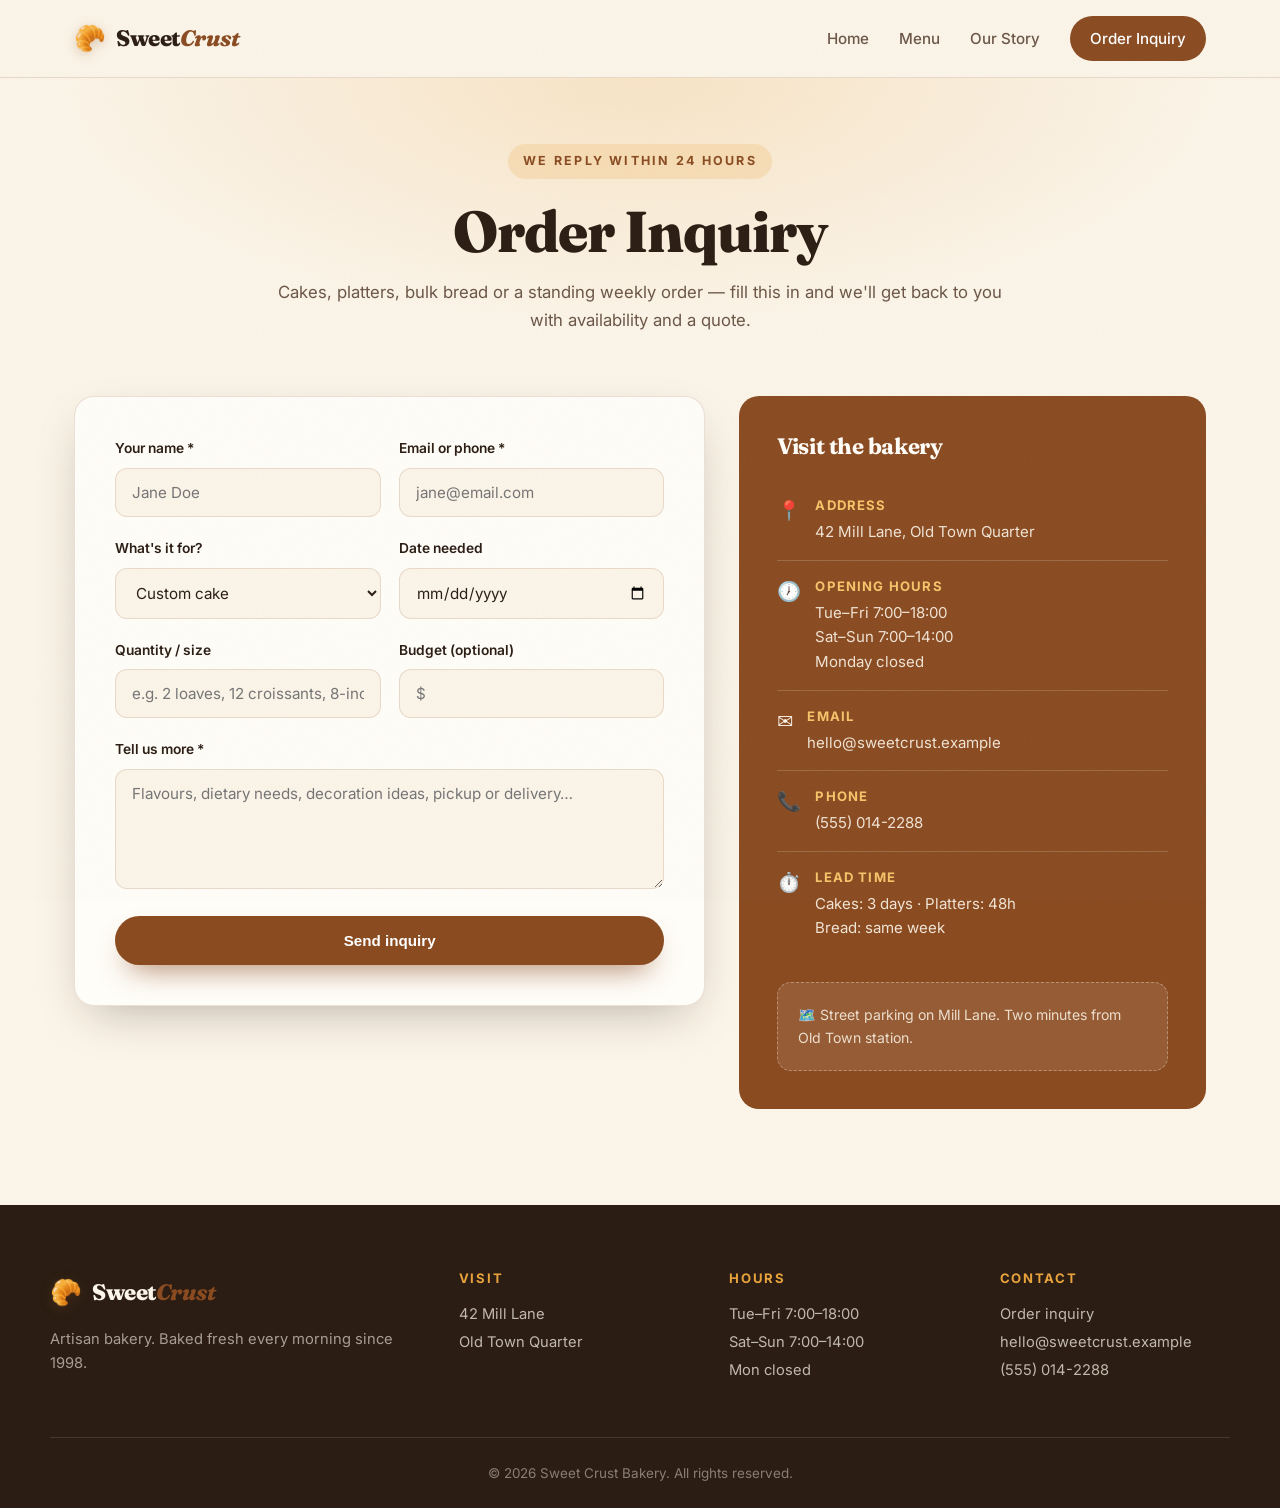
<file: contact.html>
<!DOCTYPE html>
<html lang="en">
<head>
<meta charset="UTF-8">
<meta name="viewport" content="width=device-width, initial-scale=1.0">
<title>Order Inquiry &amp; Contact — Sweet Crust Bakery</title>
<meta name="description" content="Send an order inquiry to Sweet Crust Bakery. Custom cakes, bread platters, event orders and weekly subscriptions. We reply within one day.">
<meta property="og:title" content="Order Inquiry — Sweet Crust Bakery">
<meta property="og:description" content="Custom cakes, bread platters and event orders. Tell us what you need.">
<link rel="preconnect" href="https://fonts.googleapis.com">
<link rel="preconnect" href="https://fonts.gstatic.com" crossorigin>
<link href="https://fonts.googleapis.com/css2?family=Fraunces:ital,opsz,wght@0,9..144,400;0,9..144,600;0,9..144,800;1,9..144,400&family=Inter:wght@400;500;600;700&display=swap" rel="stylesheet">
<link rel="stylesheet" href="styles.css">
<link rel="icon" href="data:image/svg+xml,<svg xmlns='http://www.w3.org/2000/svg' viewBox='0 0 100 100'><text y='.9em' font-size='90'>🥐</text></svg>">
</head>
<body>
<div class="grain"></div>

<header class="nav" id="nav">
  <div class="nav-inner">
    <a href="index.html" class="brand"><span class="brand-mark">🥐</span><span class="brand-text">Sweet<em>Crust</em></span></a>
    <button class="nav-toggle" id="navToggle" aria-label="Menu"><span></span><span></span><span></span></button>
    <nav class="nav-links" id="navLinks">
      <a href="index.html">Home</a>
      <a href="menu.html">Menu</a>
      <a href="about.html">Our Story</a>
      <a href="contact.html" class="nav-cta active">Order Inquiry</a>
    </nav>
  </div>
</header>

<section class="page-hero">
  <span class="eyebrow">We reply within 24 hours</span>
  <h1>Order Inquiry</h1>
  <p>Cakes, platters, bulk bread or a standing weekly order — fill this in and we'll get back to you with availability and a quote.</p>
</section>

<section class="section" style="padding-top:20px">
  <div class="contact-grid">
    <div class="form-card reveal">
      <form id="inquiryForm" novalidate>
        <div class="field-row">
          <div class="field">
            <label for="name">Your name *</label>
            <input type="text" id="name" name="name" required placeholder="Jane Doe">
          </div>
          <div class="field">
            <label for="contact">Email or phone *</label>
            <input type="text" id="contact" name="contact" required placeholder="jane@email.com">
          </div>
        </div>

        <div class="field-row">
          <div class="field">
            <label for="type">What's it for?</label>
            <select id="type" name="type">
              <option>Custom cake</option>
              <option>Bread platter / event</option>
              <option>Pastry box</option>
              <option>Weekly standing order</option>
              <option>Wholesale / café supply</option>
              <option>Something else</option>
            </select>
          </div>
          <div class="field">
            <label for="date">Date needed</label>
            <input type="date" id="date" name="date">
          </div>
        </div>

        <div class="field-row">
          <div class="field">
            <label for="qty">Quantity / size</label>
            <input type="text" id="qty" name="qty" placeholder="e.g. 2 loaves, 12 croissants, 8-inch cake">
          </div>
          <div class="field">
            <label for="budget">Budget (optional)</label>
            <input type="text" id="budget" name="budget" placeholder="$">
          </div>
        </div>

        <div class="field">
          <label for="message">Tell us more *</label>
          <textarea id="message" name="message" required placeholder="Flavours, dietary needs, decoration ideas, pickup or delivery…"></textarea>
        </div>

        <button type="submit" class="btn btn-primary" style="width:100%">Send inquiry</button>
        <div class="form-msg" id="formMsg"></div>
      </form>
    </div>

    <aside class="info-card reveal">
      <h3>Visit the bakery</h3>
      <div class="info-row"><span class="ic">📍</span><div><h5>Address</h5><p>42 Mill Lane, Old Town Quarter</p></div></div>
      <div class="info-row"><span class="ic">🕖</span><div><h5>Opening hours</h5><p>Tue–Fri 7:00–18:00<br>Sat–Sun 7:00–14:00<br>Monday closed</p></div></div>
      <div class="info-row"><span class="ic">✉️</span><div><h5>Email</h5><p>hello@sweetcrust.example</p></div></div>
      <div class="info-row"><span class="ic">📞</span><div><h5>Phone</h5><p>(555) 014-2288</p></div></div>
      <div class="info-row"><span class="ic">⏱️</span><div><h5>Lead time</h5><p>Cakes: 3 days · Platters: 48h<br>Bread: same week</p></div></div>
      <div class="map-badge">🗺️ Street parking on Mill Lane. Two minutes from Old Town station.</div>
    </aside>
  </div>
</section>

<footer class="footer">
  <div class="footer-inner">
    <div class="footer-brand"><div class="brand"><span class="brand-mark">🥐</span><span class="brand-text">Sweet<em>Crust</em></span></div><p>Artisan bakery. Baked fresh every morning since 1998.</p></div>
    <div class="footer-col"><h4>Visit</h4><p>42 Mill Lane<br>Old Town Quarter</p></div>
    <div class="footer-col"><h4>Hours</h4><p>Tue–Fri 7:00–18:00<br>Sat–Sun 7:00–14:00<br>Mon closed</p></div>
    <div class="footer-col"><h4>Contact</h4><p><a href="contact.html">Order inquiry</a><br>hello@sweetcrust.example<br>(555) 014-2288</p></div>
  </div>
  <div class="footer-bottom"><p>© <span id="yr"></span> Sweet Crust Bakery. All rights reserved.</p></div>
</footer>

<script>
document.getElementById('yr').textContent = new Date().getFullYear();
document.getElementById('navToggle').addEventListener('click', () => document.getElementById('navLinks').classList.toggle('open'));
const io = new IntersectionObserver(es => es.forEach(e => { if (e.isIntersecting){ e.target.classList.add('in'); io.unobserve(e.target);} }), {threshold:.12});
document.querySelectorAll('.reveal').forEach(el => io.observe(el));

document.getElementById('inquiryForm').addEventListener('submit', function(e){
  e.preventDefault();
  const msg = document.getElementById('formMsg');
  const name = document.getElementById('name').value.trim();
  const contact = document.getElementById('contact').value.trim();
  const message = document.getElementById('message').value.trim();
  if(!name || !contact || !message){
    msg.className = 'form-msg ok';
    msg.textContent = '⚠️ Please fill in your name, contact details and a short message.';
    return;
  }
  // Front-end only demo: no backend attached.
  msg.className = 'form-msg ok';
  msg.textContent = '✅ Thanks ' + name + '! Your inquiry has been noted. (Demo form — connect a backend or mail service to go live.)';
  this.reset();
});
</script>
</body>
</html>
</file>
<file: styles.css>
/* Sweet Crust — design system */
:root{
  --crust:#8a4b21;
  --crust-d:#5e3214;
  --honey:#e8a33d;
  --honey-l:#f6c46a;
  --cream:#fbf4e8;
  --cream-2:#f3e6d1;
  --flour:#fffdf8;
  --ink:#2b1d13;
  --ink-soft:#6b5647;
  --berry:#a8324a;
  --line:rgba(138,75,33,.16);
  --shadow:0 18px 50px -18px rgba(43,29,19,.35);
  --radius:20px;
  --maxw:1180px;
}
*{margin:0;padding:0;box-sizing:border-box}
html{scroll-behavior:smooth}
body{
  font-family:'Inter',system-ui,-apple-system,sans-serif;
  background:var(--cream);
  color:var(--ink);
  line-height:1.65;
  overflow-x:hidden;
  -webkit-font-smoothing:antialiased;
}
h1,h2,h3,h4,.brand-text{font-family:'Fraunces',Georgia,serif;letter-spacing:-.02em;line-height:1.08}
a{color:inherit;text-decoration:none}
img{max-width:100%;display:block}
.grain{position:fixed;inset:0;pointer-events:none;z-index:9999;opacity:.035;
  background-image:url("data:image/svg+xml,%3Csvg xmlns='http://www.w3.org/2000/svg' width='140' height='140'%3E%3Cfilter id='n'%3E%3CfeTurbulence type='fractalNoise' baseFrequency='.85' numOctaves='3'/%3E%3C/filter%3E%3Crect width='140' height='140' filter='url(%23n)'/%3E%3C/svg%3E");}

/* NAV */
.nav{position:sticky;top:0;z-index:100;backdrop-filter:blur(14px);
  background:rgba(251,244,232,.82);border-bottom:1px solid var(--line)}
.nav-inner{max-width:var(--maxw);margin:0 auto;padding:16px 24px;display:flex;align-items:center;justify-content:space-between}
.brand{display:flex;align-items:center;gap:10px;font-size:1.4rem;font-weight:800}
.brand-mark{font-size:1.6rem;filter:drop-shadow(0 3px 6px rgba(138,75,33,.25))}
.brand-text em{font-style:italic;color:var(--crust)}
.nav-links{display:flex;align-items:center;gap:30px;font-weight:500;font-size:.95rem}
.nav-links a{position:relative;color:var(--ink-soft);transition:.25s}
.nav-links a:hover,.nav-links a.active{color:var(--crust)}
.nav-links a::after{content:'';position:absolute;left:0;bottom:-6px;height:2px;width:0;background:var(--honey);transition:.3s}
.nav-links a:hover::after,.nav-links a.active::after{width:100%}
.nav-cta{background:var(--crust);color:#fff!important;padding:10px 20px;border-radius:100px;transition:.3s}
.nav-cta:hover{background:var(--crust-d);transform:translateY(-2px);box-shadow:0 10px 22px -10px rgba(138,75,33,.8)}
.nav-cta::after{display:none}
.nav-toggle{display:none;flex-direction:column;gap:5px;background:none;border:0;cursor:pointer}
.nav-toggle span{width:24px;height:2px;background:var(--ink);border-radius:2px}

/* BUTTONS */
.btn{display:inline-flex;align-items:center;justify-content:center;gap:8px;padding:15px 30px;border-radius:100px;font-weight:600;font-size:.95rem;transition:.3s;cursor:pointer;border:1.5px solid transparent}
.btn-primary{background:var(--crust);color:#fff;box-shadow:0 14px 30px -14px rgba(138,75,33,.9)}
.btn-primary:hover{background:var(--crust-d);transform:translateY(-3px)}
.btn-ghost{border-color:var(--crust);color:var(--crust);background:transparent}
.btn-ghost:hover{background:var(--crust);color:#fff;transform:translateY(-3px)}
.btn-light{background:var(--honey-l);color:var(--crust-d)}
.btn-light:hover{background:#fff;transform:translateY(-3px)}

/* HERO */
.hero{position:relative;overflow:hidden;padding:80px 24px 90px;background:
  radial-gradient(1200px 600px at 85% 0%,rgba(232,163,61,.22),transparent 60%),
  radial-gradient(900px 500px at 0% 100%,rgba(168,50,74,.10),transparent 60%),
  var(--cream)}
.hero-bg{position:absolute;inset:0;opacity:.5;
  background-image:radial-gradient(var(--line) 1px,transparent 1px);background-size:26px 26px;mask-image:radial-gradient(circle at 50% 40%,#000,transparent 78%)}
.hero-inner{position:relative;max-width:var(--maxw);margin:0 auto;display:grid;grid-template-columns:1.05fr .95fr;gap:60px;align-items:center}
.eyebrow{display:inline-block;font-size:.78rem;font-weight:700;letter-spacing:.18em;text-transform:uppercase;color:var(--crust);background:rgba(232,163,61,.20);padding:7px 15px;border-radius:100px;margin-bottom:22px}
.hero h1{font-size:clamp(2.7rem,6.2vw,4.6rem);font-weight:800}
.hero h1 em{font-style:italic;color:var(--crust);font-weight:400}
.lead{font-size:1.12rem;color:var(--ink-soft);margin:26px 0 34px;max-width:34em}
.hero-actions{display:flex;gap:14px;flex-wrap:wrap}
.hero-facts{display:flex;gap:40px;list-style:none;margin-top:48px;padding-top:28px;border-top:1px solid var(--line)}
.hero-facts strong{display:block;font-family:'Fraunces',serif;font-size:1.9rem;color:var(--crust);line-height:1}
.hero-facts span{font-size:.82rem;color:var(--ink-soft);text-transform:uppercase;letter-spacing:.09em}

.hero-art{position:relative;height:460px}
.hero-art .hero-art{}
.art-glow{position:absolute;inset:12% 8%;background:radial-gradient(circle,rgba(232,163,61,.55),transparent 65%);filter:blur(50px)}
.art-card{position:absolute;background:var(--flour);border:1px solid var(--line);border-radius:24px;box-shadow:var(--shadow);
  width:190px;height:190px;display:flex;flex-direction:column;align-items:center;justify-content:center;gap:8px;
  animation:float 6s ease-in-out infinite}
.art-card span{font-size:4.2rem;line-height:1;filter:drop-shadow(0 8px 14px rgba(43,29,19,.22))}
.art-card small{font-weight:600;color:var(--ink-soft);font-size:.82rem;letter-spacing:.03em}
.card-a{top:0;left:6%;animation-delay:0s}
.card-b{top:14%;right:0;animation-delay:-1.5s}
.card-c{bottom:10%;left:0;animation-delay:-3s}
.card-d{bottom:0;right:12%;animation-delay:-4.5s}
@keyframes float{0%,100%{transform:translateY(0) rotate(-2deg)}50%{transform:translateY(-18px) rotate(2deg)}}

/* STRIP */
.strip{background:var(--crust-d);color:var(--honey-l);overflow:hidden;padding:15px 0}
.strip-track{display:flex;gap:26px;white-space:nowrap;font-family:'Fraunces',serif;font-weight:600;letter-spacing:.16em;font-size:.92rem;animation:scroll 34s linear infinite;width:max-content}
@keyframes scroll{to{transform:translateX(-50%)}}

/* SECTIONS */
.section{max-width:var(--maxw);margin:0 auto;padding:96px 24px}
.section-head{text-align:center;max-width:640px;margin:0 auto 58px}
.section-head h2{font-size:clamp(2rem,4.2vw,3rem);font-weight:800;margin-bottom:16px}
.section-head p{color:var(--ink-soft);font-size:1.05rem}
.grid{display:grid;gap:26px}
.grid-4{grid-template-columns:repeat(4,1fr)}
.grid-3{grid-template-columns:repeat(3,1fr)}

/* CARD */
.card{background:var(--flour);border:1px solid var(--line);border-radius:var(--radius);overflow:hidden;transition:.35s;display:flex;flex-direction:column}
.card:hover{transform:translateY(-8px);box-shadow:var(--shadow);border-color:rgba(232,163,61,.5)}
.card-img{position:relative;aspect-ratio:4/3;overflow:hidden;background:var(--cream-2)}
.card-img img{width:100%;height:100%;object-fit:cover;transition:.6s}
.card:hover .card-img img{transform:scale(1.07)}
.tag{position:absolute;top:12px;left:12px;background:rgba(255,253,248,.94);color:var(--crust);font-size:.7rem;font-weight:700;letter-spacing:.09em;text-transform:uppercase;padding:6px 12px;border-radius:100px}
.card-body{padding:20px 22px 24px;display:flex;flex-direction:column;flex:1}
.card-body h3{font-size:1.16rem;font-weight:600;margin-bottom:8px}
.card-body p{font-size:.9rem;color:var(--ink-soft);flex:1}
.card-foot{display:flex;align-items:baseline;justify-content:space-between;margin-top:18px;padding-top:15px;border-top:1px dashed var(--line)}
.price{font-family:'Fraunces',serif;font-size:1.4rem;font-weight:800;color:var(--crust)}
.unit{font-size:.76rem;color:var(--ink-soft);text-transform:uppercase;letter-spacing:.08em}
.center-cta{text-align:center;margin-top:52px}

/* WHY */
.why{background:linear-gradient(180deg,transparent,rgba(243,230,209,.6),transparent)}
.why-inner{display:grid;grid-template-columns:1fr 1fr;gap:66px;align-items:center}
.why-copy h2{font-size:clamp(1.9rem,4vw,2.8rem);margin-bottom:20px;font-weight:800}
.why-copy>p{color:var(--ink-soft);margin-bottom:36px;font-size:1.05rem}
.why-list{display:flex;flex-direction:column;gap:22px}
.why-item{display:flex;gap:16px;align-items:flex-start}
.why-item .ico{font-size:1.7rem;background:var(--flour);border:1px solid var(--line);border-radius:14px;width:52px;height:52px;display:grid;place-items:center;flex:none;box-shadow:0 8px 18px -12px rgba(43,29,19,.4)}
.why-item h4{font-size:1.05rem;font-weight:600;margin-bottom:2px}
.why-item p{font-size:.9rem;color:var(--ink-soft)}
.why-visual{position:relative}
.visual-frame{border-radius:26px;overflow:hidden;box-shadow:var(--shadow);aspect-ratio:4/5}
.visual-frame img{width:100%;height:100%;object-fit:cover}
.visual-badge{position:absolute;bottom:-22px;left:-22px;background:var(--berry);color:#fff;border-radius:20px;padding:18px 26px;font-family:'Fraunces',serif;font-size:.95rem;line-height:1.2;box-shadow:var(--shadow)}
.visual-badge strong{font-size:1.7rem;display:block}

/* CTA BAND */
.cta-band{max-width:100%;background:var(--crust);color:var(--cream);padding:0}
.cta-inner{max-width:760px;margin:0 auto;padding:96px 24px;text-align:center}
.cta-inner h2{font-size:clamp(1.9rem,4vw,2.8rem);margin-bottom:18px;color:var(--flour)}
.cta-inner p{color:rgba(251,244,232,.82);margin-bottom:34px;font-size:1.05rem}

/* QUOTES */
.quote{background:var(--flour);border:1px solid var(--line);border-radius:var(--radius);padding:32px 30px;position:relative}
.quote::before{content:'”';position:absolute;top:6px;right:24px;font-family:'Fraunces',serif;font-size:5rem;color:rgba(232,163,61,.35);line-height:1}
.quote p{font-family:'Fraunces',serif;font-size:1.1rem;font-style:italic;color:var(--ink);margin-bottom:18px}
.quote footer{font-size:.86rem;font-weight:600;color:var(--crust);letter-spacing:.05em}

/* MENU PAGE */
.page-hero{padding:66px 24px 42px;text-align:center;background:radial-gradient(900px 380px at 50% 0%,rgba(232,163,61,.2),transparent 65%)}
.page-hero h1{font-size:clamp(2.4rem,5.4vw,3.6rem);font-weight:800;margin-bottom:16px}
.page-hero p{color:var(--ink-soft);max-width:44em;margin:0 auto;font-size:1.05rem}
.filters{display:flex;justify-content:center;gap:10px;flex-wrap:wrap;margin-top:36px}
.filter{padding:10px 22px;border-radius:100px;border:1.5px solid var(--line);background:var(--flour);font-weight:600;font-size:.88rem;color:var(--ink-soft);cursor:pointer;transition:.25s}
.filter:hover{border-color:var(--honey)}
.filter.active{background:var(--crust);color:#fff;border-color:var(--crust)}
.menu-note{text-align:center;color:var(--ink-soft);font-size:.88rem;margin-top:56px;font-style:italic}

/* ABOUT */
.about-grid{display:grid;grid-template-columns:repeat(2,1fr);gap:26px;align-items:stretch}
.about-block{background:var(--flour);border:1px solid var(--line);border-radius:var(--radius);padding:38px}
.about-block h3{font-size:1.5rem;margin-bottom:14px}
.about-block p{color:var(--ink-soft)}
.timeline{display:flex;flex-direction:column;gap:0;margin-top:20px}
.tl-item{display:grid;grid-template-columns:96px 1fr;gap:22px;padding:24px 0;border-top:1px solid var(--line)}
.tl-item:last-child{border-bottom:1px solid var(--line)}
.tl-year{font-family:'Fraunces',serif;font-weight:800;font-size:1.3rem;color:var(--crust)}
.tl-item h4{font-size:1.1rem;margin-bottom:4px}
.tl-item p{color:var(--ink-soft);font-size:.94rem}
.stats{display:grid;grid-template-columns:repeat(3,1fr);gap:22px;margin-top:30px}
.stat{text-align:center;background:var(--flour);border:1px solid var(--line);border-radius:18px;padding:26px 16px}
.stat strong{display:block;font-family:'Fraunces',serif;font-size:2.1rem;color:var(--crust);line-height:1}
.stat span{font-size:.82rem;color:var(--ink-soft);text-transform:uppercase;letter-spacing:.08em}
.about-img{border-radius:var(--radius);overflow:hidden;box-shadow:var(--shadow);aspect-ratio:16/10}
.about-img img{width:100%;height:100%;object-fit:cover}
.team{display:grid;grid-template-columns:repeat(3,1fr);gap:24px;margin-top:34px}
.team-card{background:var(--flour);border:1px solid var(--line);border-radius:18px;padding:26px;text-align:center}
.team-card .av{width:80px;height:80px;border-radius:50%;background:linear-gradient(135deg,var(--honey),var(--berry));margin:0 auto 16px;display:grid;place-items:center;font-size:2.2rem;color:#fff}
.team-card h4{font-size:1.08rem}
.team-card p{font-size:.88rem;color:var(--ink-soft)}

/* CONTACT */
.contact-grid{display:grid;grid-template-columns:1.15fr .85fr;gap:34px;align-items:start}
.form-card{background:var(--flour);border:1px solid var(--line);border-radius:var(--radius);padding:40px;box-shadow:var(--shadow)}
.field{margin-bottom:20px}
.field label{display:block;font-size:.86rem;font-weight:600;margin-bottom:8px;color:var(--ink)}
.field input,.field select,.field textarea{width:100%;padding:14px 16px;border:1.5px solid var(--line);border-radius:12px;font-family:inherit;font-size:.95rem;background:var(--cream);color:var(--ink);transition:.25s}
.field input:focus,.field select:focus,.field textarea:focus{outline:none;border-color:var(--honey);background:var(--flour);box-shadow:0 0 0 4px rgba(232,163,61,.15)}
.field textarea{resize:vertical;min-height:120px}
.field-row{display:grid;grid-template-columns:1fr 1fr;gap:18px}
.form-msg{margin-top:16px;padding:14px 18px;border-radius:12px;font-size:.9rem;font-weight:600;display:none}
.form-msg.ok{display:block;background:rgba(232,163,61,.18);color:var(--crust-d);border:1px solid rgba(232,163,61,.5)}
.info-card{background:var(--crust);color:var(--cream);border-radius:var(--radius);padding:38px}
.info-card h3{color:var(--flour);font-size:1.4rem;margin-bottom:22px}
.info-row{display:flex;gap:14px;padding:15px 0;border-top:1px solid rgba(251,244,232,.18)}
.info-row:first-of-type{border-top:0}
.info-row .ic{font-size:1.2rem}
.info-row h5{font-size:.82rem;text-transform:uppercase;letter-spacing:.09em;color:var(--honey-l);margin-bottom:3px}
.info-row p{font-size:.94rem;color:rgba(251,244,232,.9)}
.map-badge{margin-top:26px;background:rgba(251,244,232,.1);border:1px dashed rgba(251,244,232,.35);border-radius:14px;padding:20px;font-size:.88rem;color:rgba(251,244,232,.85)}

/* FOOTER */
.footer{background:var(--ink);color:var(--cream);padding:66px 24px 0;margin-top:0}
.footer-inner{max-width:var(--maxw);margin:0 auto;display:grid;grid-template-columns:1.6fr 1fr 1fr 1fr;gap:40px}
.footer-brand p{color:rgba(251,244,232,.6);font-size:.92rem;margin-top:14px;max-width:26em}
.footer-col h4{font-size:.82rem;text-transform:uppercase;letter-spacing:.13em;color:var(--honey);margin-bottom:16px;font-family:'Inter',sans-serif;font-weight:700}
.footer-col p{color:rgba(251,244,232,.72);font-size:.92rem;line-height:1.9}
.footer-col a:hover{color:var(--honey)}
.footer-bottom{max-width:var(--maxw);margin:52px auto 0;padding:24px 0;border-top:1px solid rgba(251,244,232,.12);text-align:center;font-size:.84rem;color:rgba(251,244,232,.45)}

/* REVEAL */
.reveal{opacity:0;transform:translateY(26px);transition:.7s cubic-bezier(.2,.7,.3,1)}
.reveal.in{opacity:1;transform:none}

/* RESPONSIVE */
@media(max-width:960px){
  .hero-inner,.why-inner,.contact-grid,.about-grid{grid-template-columns:1fr;gap:46px}
  .hero-art{height:380px}
  .grid-4{grid-template-columns:repeat(2,1fr)}
  .grid-3,.team,.stats{grid-template-columns:1fr 1fr}
  .footer-inner{grid-template-columns:1fr 1fr}
}
@media(max-width:640px){
  .nav-toggle{display:flex}
  .nav-links{position:absolute;top:100%;left:0;right:0;flex-direction:column;align-items:flex-start;gap:0;background:var(--flour);border-bottom:1px solid var(--line);padding:10px 24px 20px;display:none}
  .nav-links.open{display:flex}
  .nav-links a{padding:12px 0;width:100%}
  .nav-cta{width:auto;padding:12px 20px;margin-top:8px}
  .grid-4,.grid-3,.team,.stats,.field-row{grid-template-columns:1fr}
  .section{padding:70px 20px}
  .hero{padding:52px 20px 66px}
  .hero-facts{gap:22px}
  .hero-facts strong{font-size:1.5rem}
  .form-card,.info-card,.about-block{padding:28px}
  .footer-inner{grid-template-columns:1fr;gap:30px}
  .visual-badge{left:0}
  .tl-item{grid-template-columns:64px 1fr;gap:14px}
}
</file>
